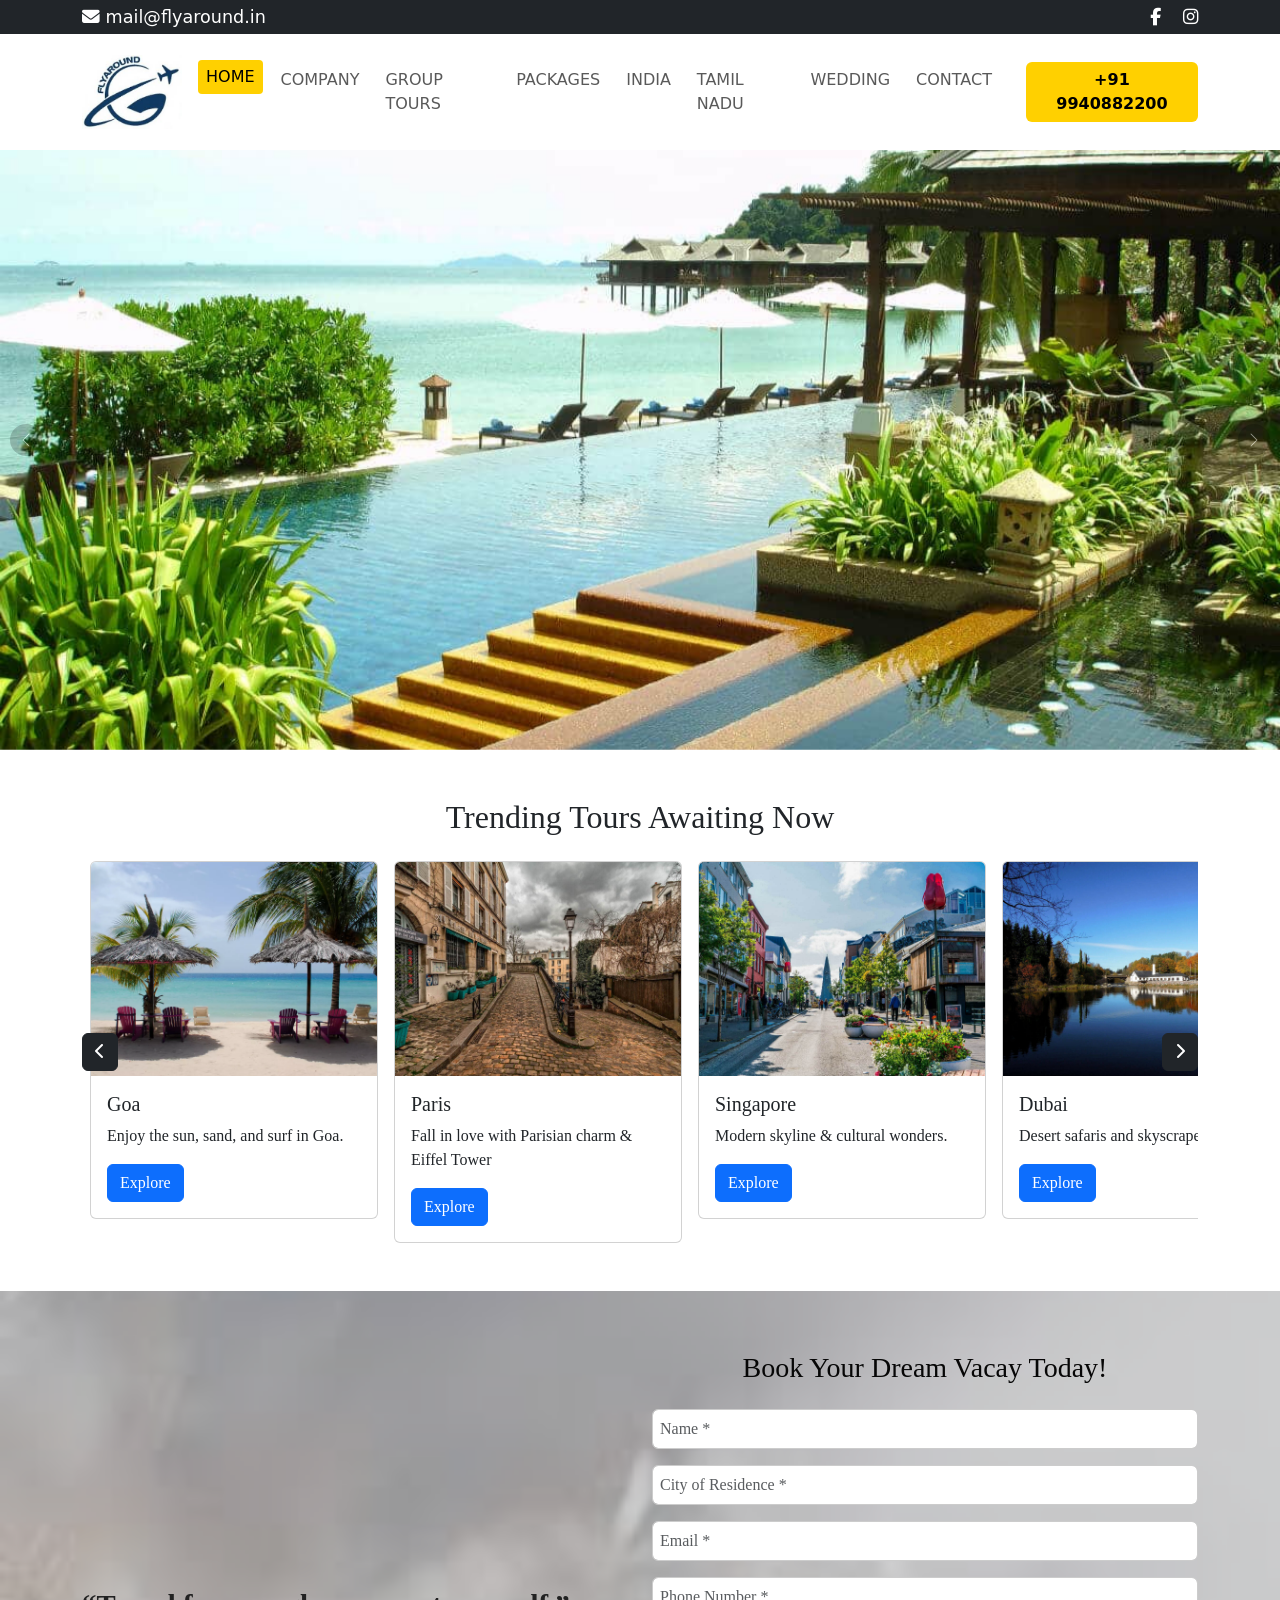
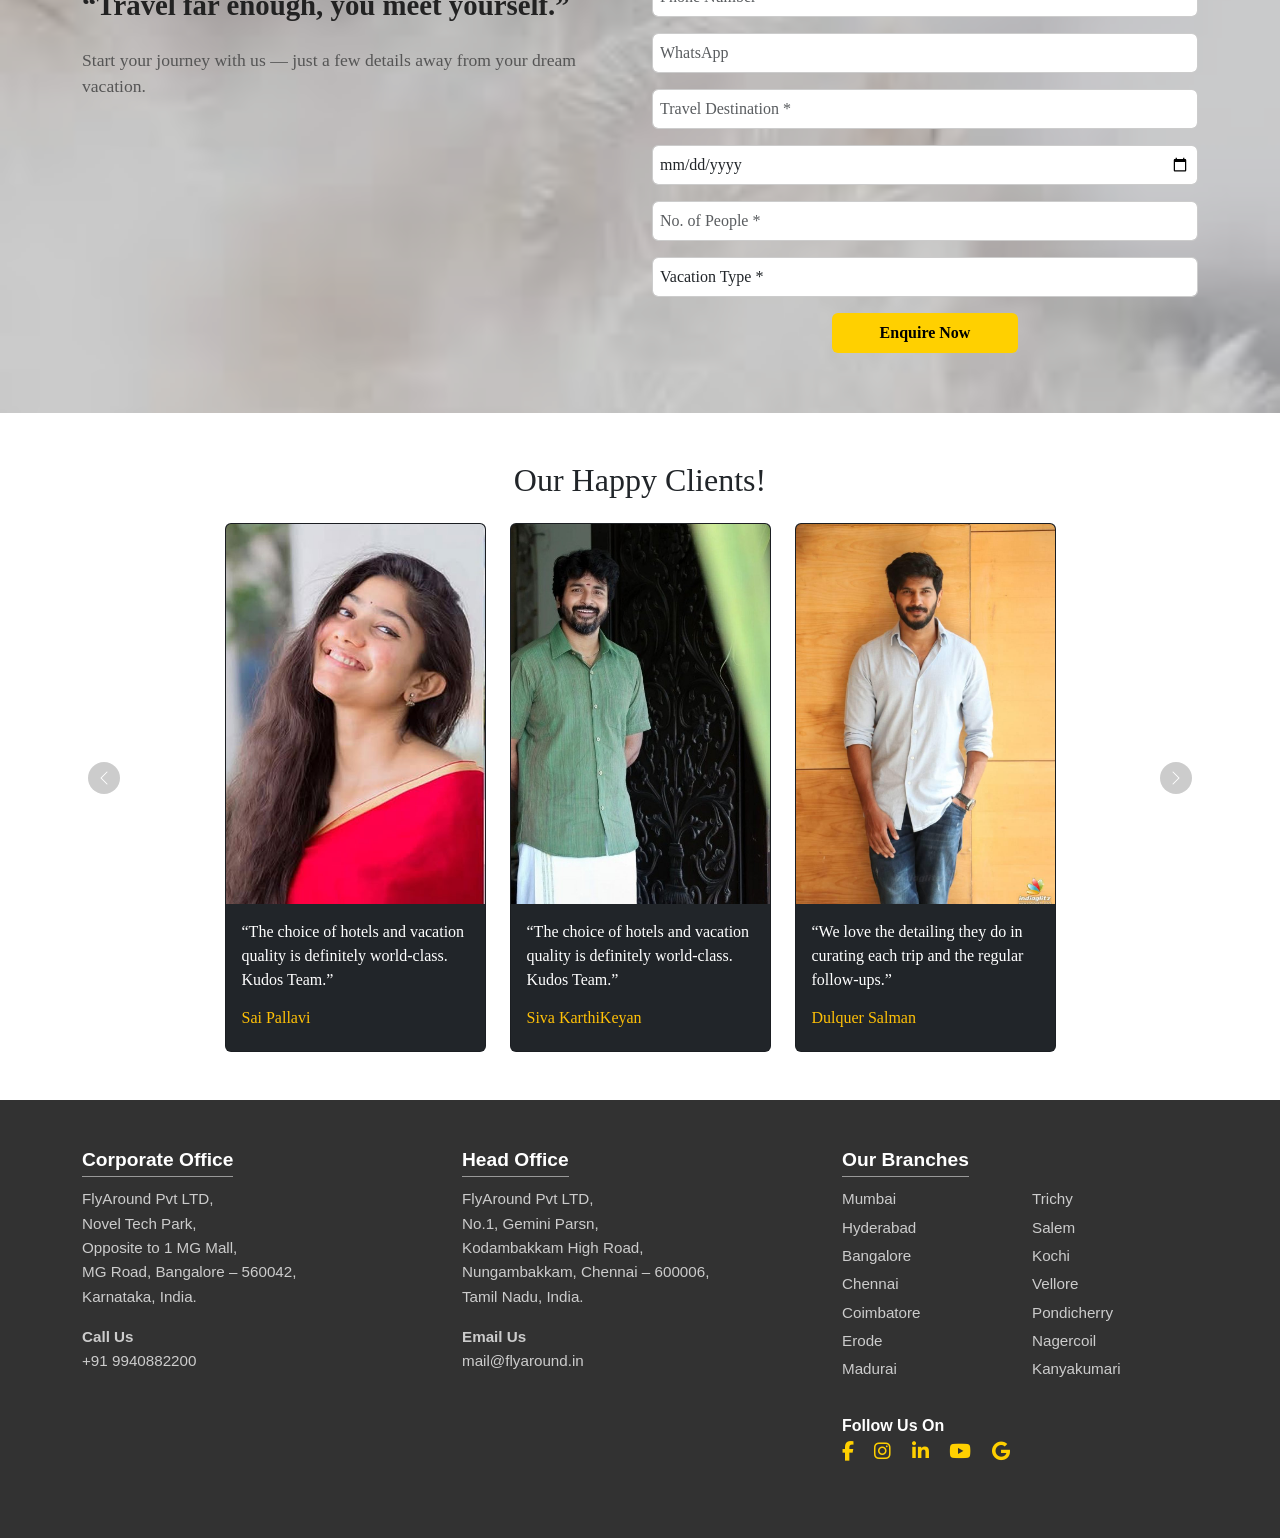
<file: index.html>
<!DOCTYPE html>
<html lang="en">
<head>
  <meta charset="UTF-8">
  <title>Travel | Tourism | Trips</title>
  <meta name="viewport" content="width=device-width, initial-scale=1">

  
  <link href="https://cdn.jsdelivr.net/npm/bootstrap@5.0.2/dist/css/bootstrap.min.css" rel="stylesheet">
  
  <link rel="stylesheet" href="https://cdnjs.cloudflare.com/ajax/libs/font-awesome/6.4.0/css/all.min.css" />
  <link rel="stylesheet" href="style.css">
</head>
<body>

<!-- Top Bar -->
<div class="bg-dark text-white py-1 top-bar">
  <div class="container d-flex justify-content-between align-items-center">
    <div>
      <i class="fas fa-envelope"></i>
      <a href="mailto:mail@gtholidays.in" class="text-white">mail@flyaround.in</a>
    </div>
    <div>
      <a href="https://www.facebook.com/gtholidays.in" class="text-white me-3" target="_blank">
        <i class="fab fa-facebook-f"></i>
      </a>
      <a href="https://www.instagram.com/gtholidays.in/" class="text-white" target="_blank">
        <i class="fab fa-instagram"></i>
      </a>
    </div>
  </div>
</div>

<!-- Navbar -->
<nav class="navbar navbar-expand-lg navbar-light bg-white shadow-sm py-3">
  <div class="container">
    <a class="navbar-brand" href="#">
      <img src="[data-uri]" alt="Logo" width="100">
    </a>

    <button class="navbar-toggler" type="button" data-bs-toggle="collapse" data-bs-target="#navMenu">
      <span class="navbar-toggler-icon"></span>
    </button>

    <div class="collapse navbar-collapse" id="navMenu">
      <ul class="navbar-nav ms-auto mb-2 mb-lg-0 me-3">
        <li class="nav-item">
          <a class="nav-link active" href="#">HOME</a>
        </li>

        <li class="nav-item dropdown">
          <a class="nav-link" href="#">COMPANY</a>
          <ul class="dropdown-menu">
            <li><a class="dropdown-item" href="about.html">About Us</a></li>
            <li><a class="dropdown-item" href="#">Leadership</a></li>
            <li><a class="dropdown-item" href="#">Careers</a></li>
          </ul>
        </li>

        <li class="nav-item dropdown">
          <a class="nav-link" href="#">GROUP TOURS</a>
          <ul class="dropdown-menu">
            <li><a class="dropdown-item" href="#">India Group Tours</a></li>
            <li><a class="dropdown-item" href="#">International Group Tours</a></li>
          </ul>
        </li>

        <li class="nav-item dropdown">
          <a class="nav-link" href="#">PACKAGES</a>
          <ul class="dropdown-menu">
            <li><a class="dropdown-item" href="packages.html">All Packages</a><li></li>
            <li><a class="dropdown-item" href="#">Austria</a><li>
            <li><a class="dropdown-item" href="#">Belgium</a></li>
            <li><a class="dropdown-item" href="#">Bulgaria</a></li>
            <li><a class="dropdown-item" href="#">France</a></li>
            <li><a class="dropdown-item" href="#">Germany</a></li>
            <li><a class="dropdown-item" href="#">Greece</a></li>
            <li><a class="dropdown-item" href="#">Greenland</a></li>
            <li><a class="dropdown-item" href="#">Iceland</a></li>
            <li><a class="dropdown-item" href="#">Ireland</a></li>
            <li><a class="dropdown-item" href="#">Italy</a></li>
            <li><a class="dropdown-item" href="#">London</a></li>
            <li><a class="dropdown-item" href="#">Netherlands</a></li>
          </ul>
        </li>

        <li class="nav-item dropdown">
          <a class="nav-link" href="#">INDIA</a>
          <ul class="dropdown-menu">
            <li><a class="dropdown-item" href="#">Delhi</a></li>
            <li><a class="dropdown-item" href="#">Jaipur</a></li>
            <li><a class="dropdown-item" href="#">Kerala</a></li>
            <li><a class="dropdown-item" href="#">Rajasthan</a></li>
            <li><a class="dropdown-item" href="#">Mysore</a></li>
            <li><a class="dropdown-item" href="#">Kedarnath</a></li>
            <li><a class="dropdown-item" href="#">Tamilnadu</a></li>
            <li><a class="dropdown-item" href="#">Mizoram</a></li>
          </ul>
        </li>

        <li class="nav-item dropdown">
          <a class="nav-link" href="#">TAMIL NADU</a>
          <ul class="dropdown-menu">
            <li><a class="dropdown-item" href="#">Chennai</a></li>
            <li><a class="dropdown-item" href="#">Madurai</a></li>
            <li><a class="dropdown-item" href="#">Kanyakumari</a></li>
            <li><a class="dropdown-item" href="#">Coimbatore</a></li>
            <li><a class="dropdown-item" href="#">Tiruchirappalli</a></li>
            <li><a class="dropdown-item" href="#">Salem</a></li>
            <li><a class="dropdown-item" href="#">Erode</a></li>
            <li><a class="dropdown-item" href="#">Thoothukudi</a></li>
            <li><a class="dropdown-item" href="#">Thanjavur</a></li>
            <li><a class="dropdown-item" href="#">Dindigul</a></li>
            <li><a class="dropdown-item" href="#">Tirunelveli</a></li>

          </ul>
        </li>

        <li class="nav-item dropdown">
          <a class="nav-link" href="#">WEDDING</a>
          <ul class="dropdown-menu">
            <li><a class="dropdown-item" href="#">Destination Wedding</a></li>
            <li><a class="dropdown-item" href="#">Beach Wedding</a></li>
            <li><a class="dropdown-item" href="#">Traditional</a></li>
          </ul>
        </li>

        
        <li class="nav-item">
          <a class="nav-link" data-bs-toggle="offcanvas" href="#offcanvasContact" role="button" aria-controls="offcanvasContact">
            CONTACT
          </a>
        </li>
      </ul>

      <a href="tel:+919940882200" class="btn btn-warning fw-bold">
        +91 9940882200
      </a>
    </div>
  </div>
</nav>
<div id="carouselExampleControls" class="carousel slide custom-carousel" data-bs-ride="carousel">
  <div class="carousel-inner">
    <div class="carousel-item active">
      <img src="img1.jpeg" class="d-block w-100" alt="Slide 1">
    </div>
    <div class="carousel-item">
      <img src="img2.jpg" class="d-block w-100" alt="Slide 2">
    </div>
    <div class="carousel-item">
      <img src="img3.jpeg" class="d-block w-100" alt="Slide 3">
    </div>
    <div class="carousel-item">
      <img src="img4.jpeg" class="d-block w-100" alt="Slide 3">
    </div>
  </div>
</div>
  <button class="carousel-control-prev" type="button" data-bs-target="#carouselExampleControls" data-bs-slide="prev">
    <span class="carousel-control-prev-icon" aria-hidden="true"></span>
    <span class="visually-hidden">Previous</span>
  </button>
  <button class="carousel-control-next" type="button" data-bs-target="#carouselExampleControls" data-bs-slide="next">
    <span class="carousel-control-next-icon" aria-hidden="true"></span>
    <span class="visually-hidden">Next</span>
  </button>
</div>

<div class="offcanvas offcanvas-end" tabindex="-1" id="offcanvasContact" aria-labelledby="offcanvasContactLabel">
  <div class="offcanvas-header">
    <h5 id="offcanvasContactLabel">Contact Information</h5>
    <button type="button" class="btn-close text-reset" data-bs-dismiss="offcanvas" aria-label="Close"></button>
  </div>
  <div class="offcanvas-body">
    <p><strong>Phone:</strong> +91 9940882200</p>
    <p><strong>Email:</strong> <a href="mailto:mail@gtholidays.in">mail@flyaround.in</a></p>
    <p><strong>Address:</strong> 123, FlyAround Street, Chennai, Tamil Nadu, India</p>
    <p><strong>Instagram:</strong> <a href="https://www.instagram.com/gtholidays.in/" target="_blank">@flyAround.in</a></p>
    <p><strong>Facebook:</strong> <a href="https://www.facebook.com/gtholidays.in" target="_blank">FlyAround FB</a></p>
  </div>
</div>

<!-- Trending Tours Section -->
<div class="container my-5">
  <h2 class="text-center mb-4" style="font-family: georgia,serif;">Trending Tours Awaiting Now</h2>

  <div class="position-relative">
    

    
    <div id="cardScroll" class="d-flex overflow-hidden" style="scroll-behavior: smooth;">
      
      <div class="card mx-2" style="min-width: 18rem;">
        <img src="goa.webp" class="card-img-top" alt="Goa Beach">
        <div class="card-body">
          <h5 class="card-title">Goa</h5>
          <p class="card-text">Enjoy the sun, sand, and surf in Goa.</p>
          <a href="#" class="btn btn-primary">Explore</a>
        </div>
      </div>

      <div class="card mx-2" style="min-width: 18rem;">
        <img src="paris.jpeg" class="card-img-top" alt="Paris">
        <div class="card-body">
          <h5 class="card-title">Paris</h5>
          <p class="card-text">Fall in love with Parisian charm & Eiffel Tower</p>
          <a href="#" class="btn btn-primary">Explore</a>
        </div>
      </div>

      <div class="card mx-2" style="min-width: 18rem;">
        <img src="singapore.jpeg" class="card-img-top" alt="Singapore">
        <div class="card-body">
          <h5 class="card-title">Singapore</h5>
          <p class="card-text">Modern skyline & cultural wonders.</p>
          <a href="#" class="btn btn-primary">Explore</a>
        </div>
      </div>

      <div class="card mx-2" style="min-width: 18rem;">
        <img src="Dubai.jpeg" class="card-img-top" alt="Dubai">
        <div class="card-body">
          <h5 class="card-title">Dubai</h5>
          <p class="card-text">Desert safaris and skyscrapers.</p>
          <a href="#" class="btn btn-primary">Explore</a>
        </div>
      </div>

      <div class="card mx-2" style="min-width: 18rem;">
        <img src="Kashmir.jpeg" class="card-img-top" alt="Kashmir">
        <div class="card-body">
          <h5 class="card-title">Kashmir</h5>
          <p class="card-text">Snowy peaks and serene lakes.</p>
          <a href="#" class="btn btn-primary">Explore</a>
        </div>
      </div>

      <div class="card mx-2" style="min-width: 18rem;">
        <img src="jaipur.jpeg" class="card-img-top" alt="Jaipur">
        <div class="card-body">
          <h5 class="card-title">Jaipur</h5>
          <p class="card-text">Pink city with Forts, palaces, and heritage.</p>
          <a href="#" class="btn btn-primary">Explore</a>
        </div>
      </div>
    </div>
   
    <button class="btn btn-dark position-absolute top-50 start-0 translate-middle-y z-1" onclick="scrollCards(-1)">
      <i class="fas fa-chevron-left"></i>
    </button>
 
    <button class="btn btn-dark position-absolute top-50 end-0 translate-middle-y z-1" onclick="scrollCards(1)">
      <i class="fas fa-chevron-right"></i>
    </button>
  </div>
</div>

      

   
<section class="enquiry-section mt-5">
  <div class="container">
    <div class="row align-items-center">
      <!-- Left Column - Quote -->
      <div class="col-md-6 text-center text-md-start">
        <h2 class="mb-4">“Travel far enough, you meet yourself.”</h2>
        <p class="lead">Start your journey with us — just a few details away from your dream vacation.</p>
      </div>

      <!-- Right Column - Form -->
      <div class="col-md-6">
        <h3 class="text-center mb-4">Book Your Dream Vacay Today!</h3>
        <form>
          <div class="mb-3">
            <input type="text" class="form-control" placeholder="Name *" required>
          </div>
          <div class="mb-3">
            <input type="text" class="form-control" placeholder="City of Residence *" required>
          </div>
          <div class="mb-3">
            <input type="email" class="form-control" placeholder="Email *" required>
          </div>
          <div class="mb-3">
            <input type="tel" class="form-control" placeholder="Phone Number *" required>
          </div>
          <div class="mb-3">
            <input type="tel" class="form-control" placeholder="WhatsApp">
          </div>
          <div class="mb-3">
            <input type="text" class="form-control" placeholder="Travel Destination *" required>
          </div>
          <div class="mb-3">
            <input type="date" class="form-control" placeholder="Date of Travel *" required>
          </div>
          <div class="mb-3">
            <input type="number" class="form-control" placeholder="No. of People *" required>
          </div>
          <div class="mb-3">
  <select class="form-control" required>
    <option value="" disabled selected>Vacation Type *</option>
    <option value="Holiday Trip">Holiday Trip</option>
    <option value="Family Trip">Family Trip</option>
    <option value="Friends Trip">Friends Trip</option>
  </select>
</div>
          <div class="text-center">
            <button type="submit" class="btn btn-warning px-5 py-2">Enquire Now</button>
          </div>
        </form>
      </div>
    </div>
  </div>
</section>
<div class="container my-5">
  <h2 class="text-center mb-4" style="font-family: georgia,serif;">Our Happy Clients! </h2>

  <div id="happyClientsCarousel" class="carousel slide" data-bs-ride="carousel" data-bs-interval="2000">

    <div class="carousel-inner">

      <!-- Slide 1 -->
      <div class="carousel-item active">
        <div class="row justify-content-center">
          <div class="col-md-3">
            <div class="card text-white bg-dark client-fixed-card">
  <img src="client1.jpeg" class="card-img-top" alt="Client 1">
  <div class="card-body">
    <p class="card-text">“The choice of hotels and vacation quality is definitely world-class. Kudos Team.”</p>
    <h6 class="card-title text-warning">Sai Pallavi</h6>
  </div>
</div>
          </div>
           <div class="col-md-3">
            <div class="card text-white bg-dark client-fixed-card">
  <img src="client5.jpeg" class="card-img-top" alt="Client 1">
  <div class="card-body">
    <p class="card-text">“The choice of hotels and vacation quality is definitely world-class. Kudos Team.”</p>
    <h6 class="card-title text-warning">Siva KarthiKeyan</h6>
  </div>
</div>
          </div>
          <div class="col-md-3">
            <div class="card text-white bg-dark client-fixed-card">
              <img src="client2.jpeg" class="card-img-top" alt="Client 2">
              <div class="card-body">
                <p class="card-text">“We love the detailing they do in curating each trip and the regular follow-ups.”</p>
                <h6 class="card-title text-warning">Dulquer Salman</h6>
              </div>
            </div>
          </div>
        </div>
      </div>

      <!-- Slide 2 -->
      <div class="carousel-item">
        <div class="row justify-content-center">
          <div class="col-md-3">
            <div class="card text-white bg-dark client-fixed-card">
              <img src="client3.jpeg" class="card-img-top" alt="Client 3">
              <div class="card-body">
                <p class="card-text">“Our trip to Spain was one of the best ever. Handled with style by Team GT.”</p>
                <h6 class="card-title text-warning">Suriya & Jo</h6>
              </div>
            </div>
          </div>
           <div class="col-md-3">
            <div class="card text-white bg-dark client-fixed-card">
              <img src="client6.jpeg" class="card-img-top" alt="Client 3">
              <div class="card-body">
                <p class="card-text">“Our trip to Spain was one of the best ever. Handled with style by Team GT.”</p>
                <h6 class="card-title text-warning">Suriya & Jo</h6>
              </div>
            </div>
          </div>
          <div class="col-md-3">
            <div class="card text-white bg-dark client-fixed-card">
              <img src="client4.jpeg" class="card-img-top" alt="Client 4">
              <div class="card-body">
                <p class="card-text">“Their creativity is one of the most unique qualities that can't be replaced.”</p>
                <h6 class="card-title text-warning">Nazriya</h6>
              </div>
            </div>
          </div>
        </div>
      </div>

    </div>

    
    <button class="carousel-control-prev" type="button" data-bs-target="#happyClientsCarousel" data-bs-slide="prev">
      <span class="carousel-control-prev-icon"></span>
    </button>
    <button class="carousel-control-next" type="button" data-bs-target="#happyClientsCarousel" data-bs-slide="next">
      <span class="carousel-control-next-icon"></span>
    </button>
  </div>
</div>



<script>
  const scrollContainer = document.getElementById('cardScroll');
  const scrollAmount = scrollContainer.querySelector('.card').offsetWidth + 16;

  
  function duplicateCards() {
    const cards = [...scrollContainer.children];
    cards.forEach(card => {
      const clone = card.cloneNode(true);
      scrollContainer.appendChild(clone);
    });
  }

  duplicateCards();

  let scrollPos = 0;
  function autoScroll() {
    scrollPos += scrollAmount;
    if (scrollPos >= scrollContainer.scrollWidth / 2) {
      scrollPos = 0;
      scrollContainer.scrollLeft = 0;
    }
    scrollContainer.scrollTo({
      left: scrollPos,
      behavior: 'smooth'
    });
  }

  setInterval(autoScroll, 2500); // Change scroll speed here

  
  function scrollCards(direction) {
    scrollPos += direction * scrollAmount;
    scrollContainer.scrollTo({
      left: scrollPos,
      behavior: 'smooth'
    });
  }
</script>




<script src="https://cdn.jsdelivr.net/npm/bootstrap@5.0.2/dist/js/bootstrap.bundle.min.js"></script>
<footer class="custom-footer mt-5 text-white">
  <div class="footer-top py-5">
    <div class="container">
      <div class="row">
        <div class="col-md-4 mb-4">
          <h5 class="footer-title">Corporate Office</h5>
          <p>FlyAround Pvt LTD,<br>
            Novel Tech Park,<br>
            Opposite to 1 MG Mall,<br>
            MG Road, Bangalore – 560042,<br>
            Karnataka, India.
          </p>
          <p class="footer-contact"><strong>Call Us</strong><br>+91 9940882200</p>
        </div>
        <div class="col-md-4 mb-4">
          <h5 class="footer-title">Head Office</h5>
          <p>FlyAround Pvt LTD,<br>
            No.1, Gemini Parsn,<br>
            Kodambakkam High Road,<br>
            Nungambakkam, Chennai – 600006,<br>
            Tamil Nadu, India.
          </p>
          <p class="footer-contact"><strong>Email Us</strong><br>mail@flyaround.in</p>
        </div>
        <div class="col-md-4 mb-4">
          <h5 class="footer-title">Our Branches</h5>
          <div class="row">
            <div class="col-6">
              <ul class="footer-branches">
                <li>Mumbai</li>
                <li>Hyderabad</li>
                <li>Bangalore</li>
                <li>Chennai</li>
                <li>Coimbatore</li>
                <li>Erode</li>
                <li>Madurai</li>
              </ul>
            </div>
            <div class="col-6">
              <ul class="footer-branches">
                <li>Trichy</li>
                <li>Salem</li>
                <li>Kochi</li>
                <li>Vellore</li>
                <li>Pondicherry</li>
                <li>Nagercoil</li>
                <li>Kanyakumari</li>
              </ul>
            </div>
          </div>
          <div class="footer-social mt-3">
            <strong>Follow Us On</strong><br>
            <a href="#"><i class="fab fa-facebook-f me-3"></i></a>
            <a href="#"><i class="fab fa-instagram me-3"></i></a>
            <a href="#"><i class="fab fa-linkedin-in me-3"></i></a>
            <a href="#"><i class="fab fa-youtube me-3"></i></a>
            <a href="#"><i class="fab fa-google me-3"></i></a>
          </div>
        </div>
      </div>
    </div>
  </div>
</footer>

</body>
</html>
</file>
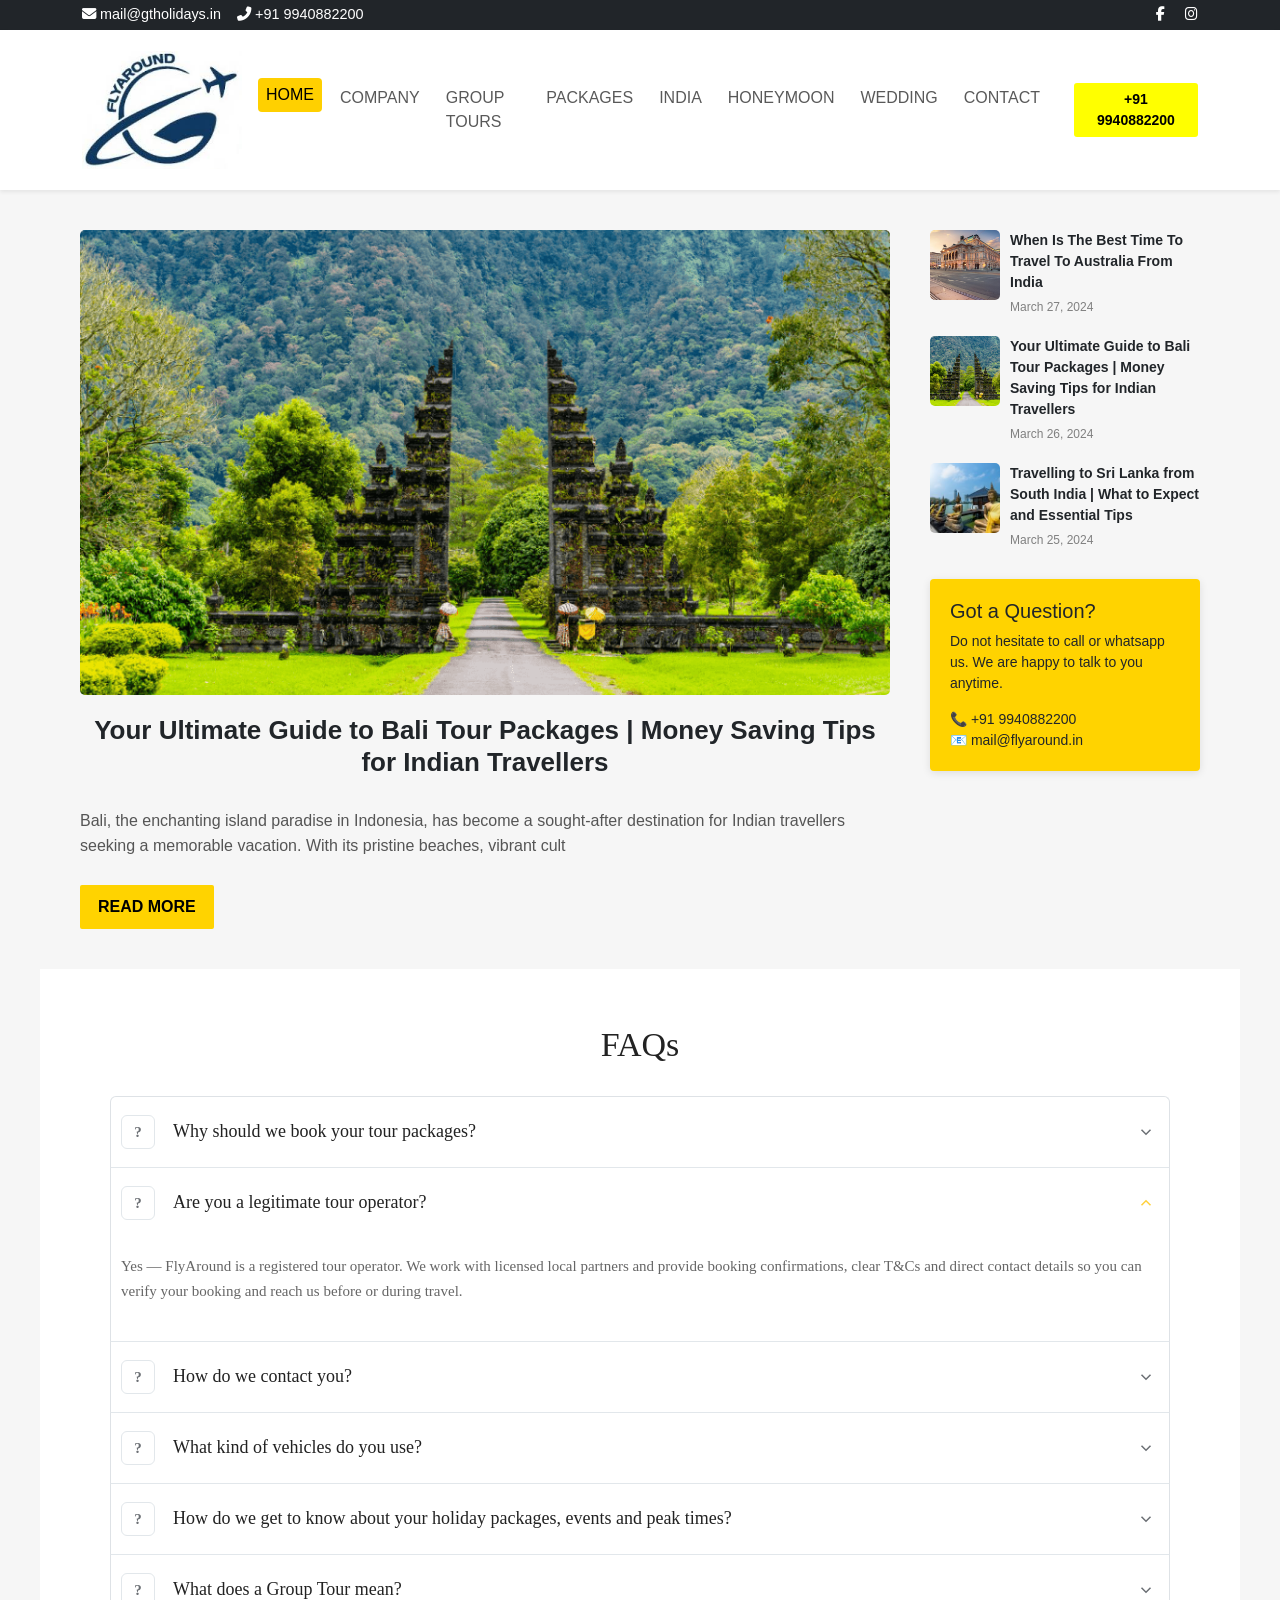
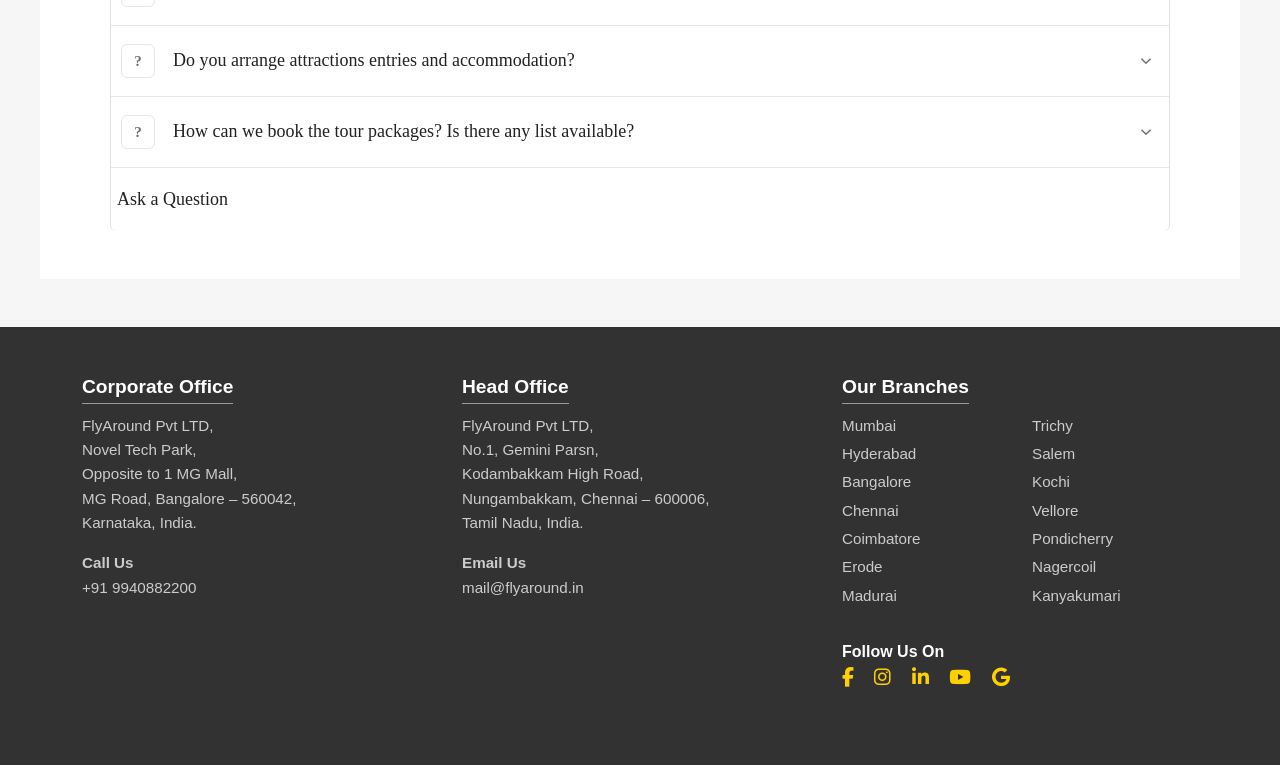
<file: about.html>
<!DOCTYPE html>
<html lang="en">
<head>
  <meta charset="UTF-8" />
  <meta name="viewport" content="width=device-width, initial-scale=1.0"/>
  <title>Popular Packages</title>
  <link href="https://cdn.jsdelivr.net/npm/bootstrap@5.x/dist/css/bootstrap.min.css" rel="stylesheet">
<script src="https://cdn.jsdelivr.net/npm/bootstrap@5.x/dist/js/bootstrap.bundle.min.js"></script>
<link rel="stylesheet" href="https://cdnjs.cloudflare.com/ajax/libs/font-awesome/6.4.0/css/all.min.css" />

    <style>
        body {
            margin: 0;
            padding: 0;
        }
        .top-bar {
            font-size: 0.9rem;
        }
        .top-bar a {
            text-decoration: none;
        }
  
  .nav-link {
    font-weight: 500;
    margin-right: 10px;
  }

  .nav-link.active {
    background-color: #ffd000;
    padding: 5px 10px;
    border-radius: 4px;
  }

  .btn-warning {
    background-color: #ffd000;
    color: #000;
    border: none;
  }

  .btn-warning:hover {
    background-color: #e6b800;
  }


    body {
      font-family: Arial, sans-serif;
      background-color: #f6f6f6;
    }
  
    h2 {
      text-align: center;
      margin-bottom: 30px;
    }

   
    .btn {
      background-color: yellow;
      color: black;
      padding: 6px 12px;
      font-weight: bold;
      display: inline-block;
      border-radius: 3px;
      font-size: 14px;
    }
    .modal-body form .form-control {
  border-radius: 6px;
}
.enquire-btn {
  padding: 15px 40px;
  font-size: 20px;
  font-weight: bold;
  border-radius: 8px;
  background-color: aqua;
}

section {
  display: flex;
  justify-content: center;
  gap: 40px;
  padding: 40px;
  max-width: 1200px;
  margin: auto;
}

section img {
  border-radius: 5px;
}

.sidebar-item {
  display: flex;
  gap: 10px;
  margin-bottom: 20px;
}

.sidebar-item img {
  width: 70px;
  height: 70px;
  object-fit: cover;
}

.sidebar-item p {
  margin: 0;
}

.contact-box {
  background: #FFD300;
  padding: 20px;
  box-shadow: 0 2px 8px rgba(0,0,0,0.1);
  border-radius: 4px;
}

:root{
    --max-width: 1060px;
    --line: #e2e7eb;
    --text: #222;
    --muted: #6b6f74;
    --accent: #ffd13c; 
  }

  .faq-section{
    padding: 48px 20px;
    background: white;
    font-family: Georgia, "Times New Roman", serif;
  }

  .faq-container{
    max-width: var(--max-width);
    margin: 0 auto;
  }

  .faq-title{
    font-size: 34px;
    margin: 8px 0 30px;
    font-weight: 500;
    color: var(--text);
  }

  .accordion{
    width: 100%;
  }

  .accordion-item{
    border-bottom: 1px solid var(--line);
  }

  
  .accordion-item.ask-question {
    border-bottom: none;
    padding: 18px 0;
  }

  .ask-link{
    display: inline-block;
    color: var(--text);
    text-decoration: none;
    padding-left: 6px;
    font-size: 18px;
  }

  .accordion-header{
    display: flex;
    align-items: center;
    width: 100%;
    padding: 18px 10px;
    gap: 18px;
    background: transparent;
    border: none;
    cursor: pointer;
    text-align: left;
    outline: none;
    -webkit-tap-highlight-color: transparent;
  }

  .faq-icon{
    display: inline-grid;
    place-items: center;
    width: 34px;
    height: 34px;
    border: 1px solid var(--line);
    border-radius: 6px;
    color: var(--muted);
    font-weight: bold;
    font-size: 15px;
    flex: 0 0 34px;
    background: #fff;
  }

  .faq-q{
    flex: 1;
    font-size: 18px;
    color: var(--text);
  }

  .chev{
    flex: 0 0 26px;
    display:flex;
    align-items:center;
    justify-content:center;
    color: var(--muted);
    transition: transform .25s ease, color .25s ease;
  }

 
  .accordion-panel{
    overflow: hidden;
    max-height: 0;
    transition: max-height .35s ease, padding .35s ease;
    padding: 0 10px;
    background: #fff;
  }

  .accordion-panel p{
    margin: 16px 0 36px;
    color: #666;
    line-height: 1.7;
    font-size: 15px;
  }


  .accordion-header[aria-expanded="true"] .chev{
    transform: rotate(180deg);
    color: var(--accent);
  }

  .accordion-header[aria-expanded="true"] .faq-q{
    color: var(--text);
  }

  
  .accordion-header:hover .faq-q { color: #111; }
  .accordion-header:focus { background: #fafafa; }

  /* Responsive */
  @media (max-width:860px){
    .faq-title{ font-size: 28px; }
    .faq-q{ font-size: 16px; }
  }

.custom-footer {
 
  background-color: #323232;
  font-family: 'Segoe UI', sans-serif;
}

.footer-title {
  font-size: 1.2rem;
  font-weight: 600;
  border-bottom: 1px solid #999;
  display: inline-block;
  padding-bottom: 5px;
  margin-bottom: 10px;
}

.custom-footer p,
.custom-footer li {
  font-size: 0.95rem;
  line-height: 1.6;
  margin-bottom: 0.4rem;
  color: #ccc;
}

.footer-contact {
  margin-top: 1rem;
  font-weight: 500;
  color: #fff;
}

.footer-branches {
  list-style: none;
  padding-left: 0;
}

.footer-branches li {
  margin-bottom: 4px;
}

.footer-social a {
  color: #ffd000;
  font-size: 1.2rem;
  text-decoration: none;
  transition: color 0.3s ease;
}

.footer-social a:hover {
  color: #ffffff;
}
  </style>
</head>
<body>
  

<div class="bg-dark text-white py-1 top-bar">
    <div class="container d-flex justify-content-between align-items-center">
       
        <div>
            <i class="fas fa-envelope"></i> 
            <a href="mailto:mail@gtholidays.in" class="text-white">mail@gtholidays.in</a>
            &nbsp;&nbsp;
            <i class="fas fa-phone-alt"></i> +91 9940882200
        </div>

        
        <div>
            <a href="https://www.facebook.com/gtholidays.in" class="text-white me-3" target="_blank">
                <i class="fab fa-facebook-f"></i>
            </a>
            <a href="https://www.instagram.com/gtholidays.in/" class="text-white" target="_blank">
                <i class="fab fa-instagram"></i>
            </a>
        </div>
    </div>
</div>

<nav class="navbar navbar-expand-lg navbar-light bg-white shadow-sm py-3">
  <div class="container">

    
    <a class="navbar-brand" href="#">
      <img src="logo.jpeg" alt="GT Holidays Logo" width="160">
    </a>

    
    <button class="navbar-toggler" type="button" data-bs-toggle="collapse" data-bs-target="#navMenu">
      <span class="navbar-toggler-icon"></span>
    </button>

    
    <div class="collapse navbar-collapse" id="navMenu">
      <ul class="navbar-nav ms-auto mb-2 mb-lg-0 me-3">
        <li class="nav-item">
          <a class="nav-link active" href="index.html">HOME</a>
        </li>
        <li class="nav-item">
          <a class="nav-link" href="#">COMPANY</a>
        </li>
        <li class="nav-item">
          <a class="nav-link" href="#">GROUP TOURS</a>
        </li>
        <li class="nav-item">
          <a class="nav-link" href="packages.html">PACKAGES</a>
        </li>
        <li class="nav-item">
          <a class="nav-link" href="#">INDIA</a>
        </li>
        <li class="nav-item">
          <a class="nav-link" href="#">HONEYMOON</a>
        </li>
        <li class="nav-item">
          <a class="nav-link" href="#">WEDDING</a>
        </li>
        <li class="nav-item">
          <a class="nav-link" href="#footer">CONTACT</a>
        </li>
      </ul>

      
      <a href="tel:+919940882200" class="btn btn-warning fw-bold">
        +91 9940882200
      </a>
    </div>
  </div>
</nav>
<section style="display: flex; justify-content: center; gap: 40px; padding: 40px; max-width: 1200px; margin: auto;">
  
  <!-- Left Main Content -->
  <div style="flex: 3;">
    <img src="bali.png" alt="Bali Tour" style="width: 100%; border-radius: 5px;">

    <h2 style="font-size: 26px; font-weight: bold; margin-top: 20px;">
      Your Ultimate Guide to Bali Tour Packages | Money Saving Tips for Indian Travellers
    </h2>

    <p style="color: #555; font-size: 16px; line-height: 1.6;">
      Bali, the enchanting island paradise in Indonesia, has become a sought-after destination for Indian travellers seeking a memorable vacation. 
      With its pristine beaches, vibrant cult
    </p>

    <a href="#" style="display: inline-block; background: #FFD300; padding: 10px 18px; font-weight: bold; text-decoration: none; color: black; margin-top: 10px; border-radius: 2px;">
      READ MORE
    </a>
  </div>

 
  <div style="flex: 1;">
    <div style="margin-bottom: 30px;">
      <div style="display: flex; gap: 10px; margin-bottom: 20px;">
        <img src="australia.jpeg" alt="Australia" style="width: 70px; height: 70px; object-fit: cover;">
        <div>
          <p style="font-weight: bold; font-size: 14px; margin: 0;">
            When Is The Best Time To Travel To Australia From India
          </p>
          <p style="font-size: 12px; color: gray; margin: 5px 0 0;">March 27, 2024</p>
        </div>
      </div>

      <div style="display: flex; gap: 10px; margin-bottom: 20px;">
        <img src="bali.png" alt="Bali" style="width: 70px; height: 70px; object-fit: cover;">
        <div>
          <p style="font-weight: bold; font-size: 14px; margin: 0;">
            Your Ultimate Guide to Bali Tour Packages | Money Saving Tips for Indian Travellers
          </p>
          <p style="font-size: 12px; color: gray; margin: 5px 0 0;">March 26, 2024</p>
        </div>
      </div>

      <div style="display: flex; gap: 10px;">
        <img src="srilanka.jpeg" alt="Sri Lanka" style="width: 70px; height: 70px; object-fit: cover;">
        <div>
          <p style="font-weight: bold; font-size: 14px; margin: 0;">
            Travelling to Sri Lanka from South India | What to Expect and Essential Tips
          </p>
          <p style="font-size: 12px; color: gray; margin: 5px 0 0;">March 25, 2024</p>
        </div>
      </div>
    </div>

   
    <div style="background: #FFD300; padding: 20px; box-shadow: 0 2px 8px rgba(0,0,0,0.1); border-radius: 4px;">
      <h3 style="margin-top: 0; font-size: 20px;">Got a Question?</h3>
      <p style="font-size: 14px; margin-bottom: 15px;">
        Do not hesitate to call or whatsapp us. We are happy to talk to you anytime.
      </p>
      <p style="margin: 0; font-size: 14px;">📞 +91 9940882200</p>
      <p style="margin: 0; font-size: 14px;">📧 mail@flyaround.in</p>
    </div>
  </div>

</section>

<section class="faq-section" aria-label="Frequently asked questions">
  <div class="faq-container">
    <h2 class="faq-title">FAQs</h2>

    <div class="accordion" id="faqAccordion">
      <!-- Item 1 -->
      <div class="accordion-item">
        <button class="accordion-header" aria-expanded="false">
          <span class="faq-icon" aria-hidden="true">?</span>
          <span class="faq-q">Why should we book your tour packages?</span>
          <span class="chev" aria-hidden="true">
           
            <svg viewBox="0 0 24 24" width="18" height="18" fill="none" stroke="currentColor" stroke-width="2">
              <path d="M6 9l6 6 6-6"></path>
            </svg>
          </span>
        </button>
        <div class="accordion-panel">
          <p>
            FlyAround creates thoughtfully curated itineraries with vetted hotels, vetted local operators and 24/7 support. Our advantage is personalised service — we customise trips to your budget and interests, negotiate the best rates and help with visas, transfers and local guidance so you get a worry-free holiday.
          </p>
        </div>
      </div>

     
      <div class="accordion-item">
        <button class="accordion-header" aria-expanded="true">
          <span class="faq-icon" aria-hidden="true">?</span>
          <span class="faq-q">Are you a legitimate tour operator?</span>
          <span class="chev" aria-hidden="true">
            <svg viewBox="0 0 24 24" width="18" height="18" fill="none" stroke="currentColor" stroke-width="2">
              <path d="M6 9l6 6 6-6"></path>
            </svg>
          </span>
        </button>
        <div class="accordion-panel">
          <p>
            Yes — FlyAround is a registered tour operator. We work with licensed local partners and provide booking confirmations, clear T&Cs and direct contact details so you can verify your booking and reach us before or during travel.
          </p>
        </div>
      </div>

      <!-- Item 3 -->
      <div class="accordion-item">
        <button class="accordion-header" aria-expanded="false">
          <span class="faq-icon" aria-hidden="true">?</span>
          <span class="faq-q">How do we contact you?</span>
          <span class="chev" aria-hidden="true">
            <svg viewBox="0 0 24 24" width="18" height="18" fill="none" stroke="currentColor" stroke-width="2">
              <path d="M6 9l6 6 6-6"></path>
            </svg>
          </span>
        </button>
        <div class="accordion-panel">
          <p>
            You can contact FlyAround via phone, WhatsApp, email or the contact form on our site. After booking you also receive a direct contact for your booking manager who is available for pre-trip questions and on-trip support.
          </p>
        </div>
      </div>

      <!-- Item 4 -->
      <div class="accordion-item">
        <button class="accordion-header" aria-expanded="false">
          <span class="faq-icon" aria-hidden="true">?</span>
          <span class="faq-q">What kind of vehicles do you use?</span>
          <span class="chev" aria-hidden="true">
            <svg viewBox="0 0 24 24" width="18" height="18" fill="none" stroke="currentColor" stroke-width="2">
              <path d="M6 9l6 6 6-6"></path>
            </svg>
          </span>
        </button>
        <div class="accordion-panel">
          <p>
            We partner with reputable local transport providers. Depending on the itinerary this may be sedans, SUVs, mini-vans or air-conditioned coaches. Every vehicle is checked for safety and driver professionalism before we include them in a package.
          </p>
        </div>
      </div>

      <!-- Item 5 -->
      <div class="accordion-item">
        <button class="accordion-header" aria-expanded="false">
          <span class="faq-icon" aria-hidden="true">?</span>
          <span class="faq-q">How do we get to know about your holiday packages, events and peak times?</span>
          <span class="chev" aria-hidden="true">
            <svg viewBox="0 0 24 24" width="18" height="18" fill="none" stroke="currentColor" stroke-width="2">
              <path d="M6 9l6 6 6-6"></path>
            </svg>
          </span>
        </button>
        <div class="accordion-panel">
          <p>
            Subscribe to FlyAround’s newsletter and follow us on social media for package releases, seasonal deals and local event alerts. We also highlight peak-season advice on each destination page to help you choose the best travel dates.
          </p>
        </div>
      </div>

      <!-- Item 6 -->
      <div class="accordion-item">
        <button class="accordion-header" aria-expanded="false">
          <span class="faq-icon" aria-hidden="true">?</span>
          <span class="faq-q">What does a Group Tour mean?</span>
          <span class="chev" aria-hidden="true">
            <svg viewBox="0 0 24 24" width="18" height="18" fill="none" stroke="currentColor" stroke-width="2">
              <path d="M6 9l6 6 6-6"></path>
            </svg>
          </span>
        </button>
        <div class="accordion-panel">
          <p>
            A FlyAround Group Tour is a scheduled itinerary for multiple travellers on the same dates, typically with a group leader or local guide. Group tours are budget-friendly and great if you want a structured itinerary and the opportunity to meet other travellers.
          </p>
        </div>
      </div>

      <!-- Item 7 -->
      <div class="accordion-item">
        <button class="accordion-header" aria-expanded="false">
          <span class="faq-icon" aria-hidden="true">?</span>
          <span class="faq-q">Do you arrange attractions entries and accommodation?</span>
          <span class="chev" aria-hidden="true">
            <svg viewBox="0 0 24 24" width="18" height="18" fill="none" stroke="currentColor" stroke-width="2">
              <path d="M6 9l6 6 6-6"></path>
            </svg>
          </span>
        </button>
        <div class="accordion-panel">
          <p>
            Yes. FlyAround handles hotel bookings, transfers, and pre-booked attraction entries where applicable. We can also suggest and add optional excursions to your package.
          </p>
        </div>
      </div>

      <!-- Item 8 -->
      <div class="accordion-item">
        <button class="accordion-header" aria-expanded="false">
          <span class="faq-icon" aria-hidden="true">?</span>
          <span class="faq-q">How can we book the tour packages? Is there any list available?</span>
          <span class="chev" aria-hidden="true">
            <svg viewBox="0 0 24 24" width="18" height="18" fill="none" stroke="currentColor" stroke-width="2">
              <path d="M6 9l6 6 6-6"></path>
            </svg>
          </span>
        </button>
        <div class="accordion-panel">
          <p>
            Browse FlyAround's packages on the packages page, or contact our travel advisors to receive a tailored list based on your dates and interests. We also email seasonal package lists to subscribers.
          </p>
        </div>
      </div>

      <script>
  (function () {
    const accordion = document.getElementById('faqAccordion');
    if (!accordion) return;

    
    const headers = accordion.querySelectorAll('.accordion-header');

    function closePanel(panel){
      panel.style.maxHeight = null;
      panel.previousElementSibling && panel.previousElementSibling.setAttribute('aria-expanded', 'false');
    }
    function openPanel(panel, header){
      panel.style.maxHeight = panel.scrollHeight + 20 + 'px';
      header.setAttribute('aria-expanded', 'true');
    }

  
    headers.forEach(h => {
      const panel = h.nextElementSibling;
      if (!panel) return;
      if (h.getAttribute('aria-expanded') === 'true') {
        
        panel.style.maxHeight = panel.scrollHeight + 20 + 'px';
      } else {
        panel.style.maxHeight = null;
      }

     
      h.addEventListener('click', function (e) {
        const isExpanded = this.getAttribute('aria-expanded') === 'true';
        
        headers.forEach(otherHeader => {
          if (otherHeader === this) return;
          const otherPanel = otherHeader.nextElementSibling;
          if (!otherPanel) return;
          otherHeader.setAttribute('aria-expanded', 'false');
          otherPanel.style.maxHeight = null;
        });

        const panel = this.nextElementSibling;
        if (!panel) return;

        if (isExpanded) {
          this.setAttribute('aria-expanded', 'false');
          panel.style.maxHeight = null;
        } else {
          this.setAttribute('aria-expanded', 'true');
          
          panel.style.maxHeight = panel.scrollHeight + 20 + 'px';
        }
      });
    });

   
    window.addEventListener('resize', () => {
      headers.forEach(h => {
        const panel = h.nextElementSibling;
        if (!panel) return;
        if (h.getAttribute('aria-expanded') === 'true') {
          panel.style.maxHeight = panel.scrollHeight + 20 + 'px';
        }
      });
    });
  })();
</script>

      
      <div class="accordion-item ask-question" id="footer">
        <a class="ask-link" href="mailto:info@flyaround.example?subject=Question%20about%20packages">Ask a Question</a>
      </div>
    </div>
  </div>
</section><script src="https://cdn.jsdelivr.net/npm/bootstrap@5.0.2/dist/js/bootstrap.bundle.min.js"></script>
<footer class="custom-footer mt-5 text-white">
  <div class="footer-top py-5">
    <div class="container">
      <div class="row">
        <div class="col-md-4 mb-4">
          <h5 class="footer-title">Corporate Office</h5>
          <p>FlyAround Pvt LTD,<br>
            Novel Tech Park,<br>
            Opposite to 1 MG Mall,<br>
            MG Road, Bangalore – 560042,<br>
            Karnataka, India.
          </p>
          <p class="footer-contact"><strong>Call Us</strong><br>+91 9940882200</p>
        </div>
        <div class="col-md-4 mb-4">
          <h5 class="footer-title">Head Office</h5>
          <p>FlyAround Pvt LTD,<br>
            No.1, Gemini Parsn,<br>
            Kodambakkam High Road,<br>
            Nungambakkam, Chennai – 600006,<br>
            Tamil Nadu, India.
          </p>
          <p class="footer-contact"><strong>Email Us</strong><br>mail@flyaround.in</p>
        </div>
        <div class="col-md-4 mb-4">
          <h5 class="footer-title">Our Branches</h5>
          <div class="row">
            <div class="col-6">
              <ul class="footer-branches">
                <li>Mumbai</li>
                <li>Hyderabad</li>
                <li>Bangalore</li>
                <li>Chennai</li>
                <li>Coimbatore</li>
                <li>Erode</li>
                <li>Madurai</li>
              </ul>
            </div>
            <div class="col-6">
              <ul class="footer-branches">
                <li>Trichy</li>
                <li>Salem</li>
                <li>Kochi</li>
                <li>Vellore</li>
                <li>Pondicherry</li>
                <li>Nagercoil</li>
                <li>Kanyakumari</li>
              </ul>
            </div>
          </div>
          <div class="footer-social mt-3">
            <strong>Follow Us On</strong><br>
            <a href="#"><i class="fab fa-facebook-f me-3"></i></a>
            <a href="#"><i class="fab fa-instagram me-3"></i></a>
            <a href="#"><i class="fab fa-linkedin-in me-3"></i></a>
            <a href="#"><i class="fab fa-youtube me-3"></i></a>
            <a href="#"><i class="fab fa-google me-3"></i></a>
          </div>
        </div>
      </div>
    </div>
  </div>
</footer>

</body>
</html>
</file>
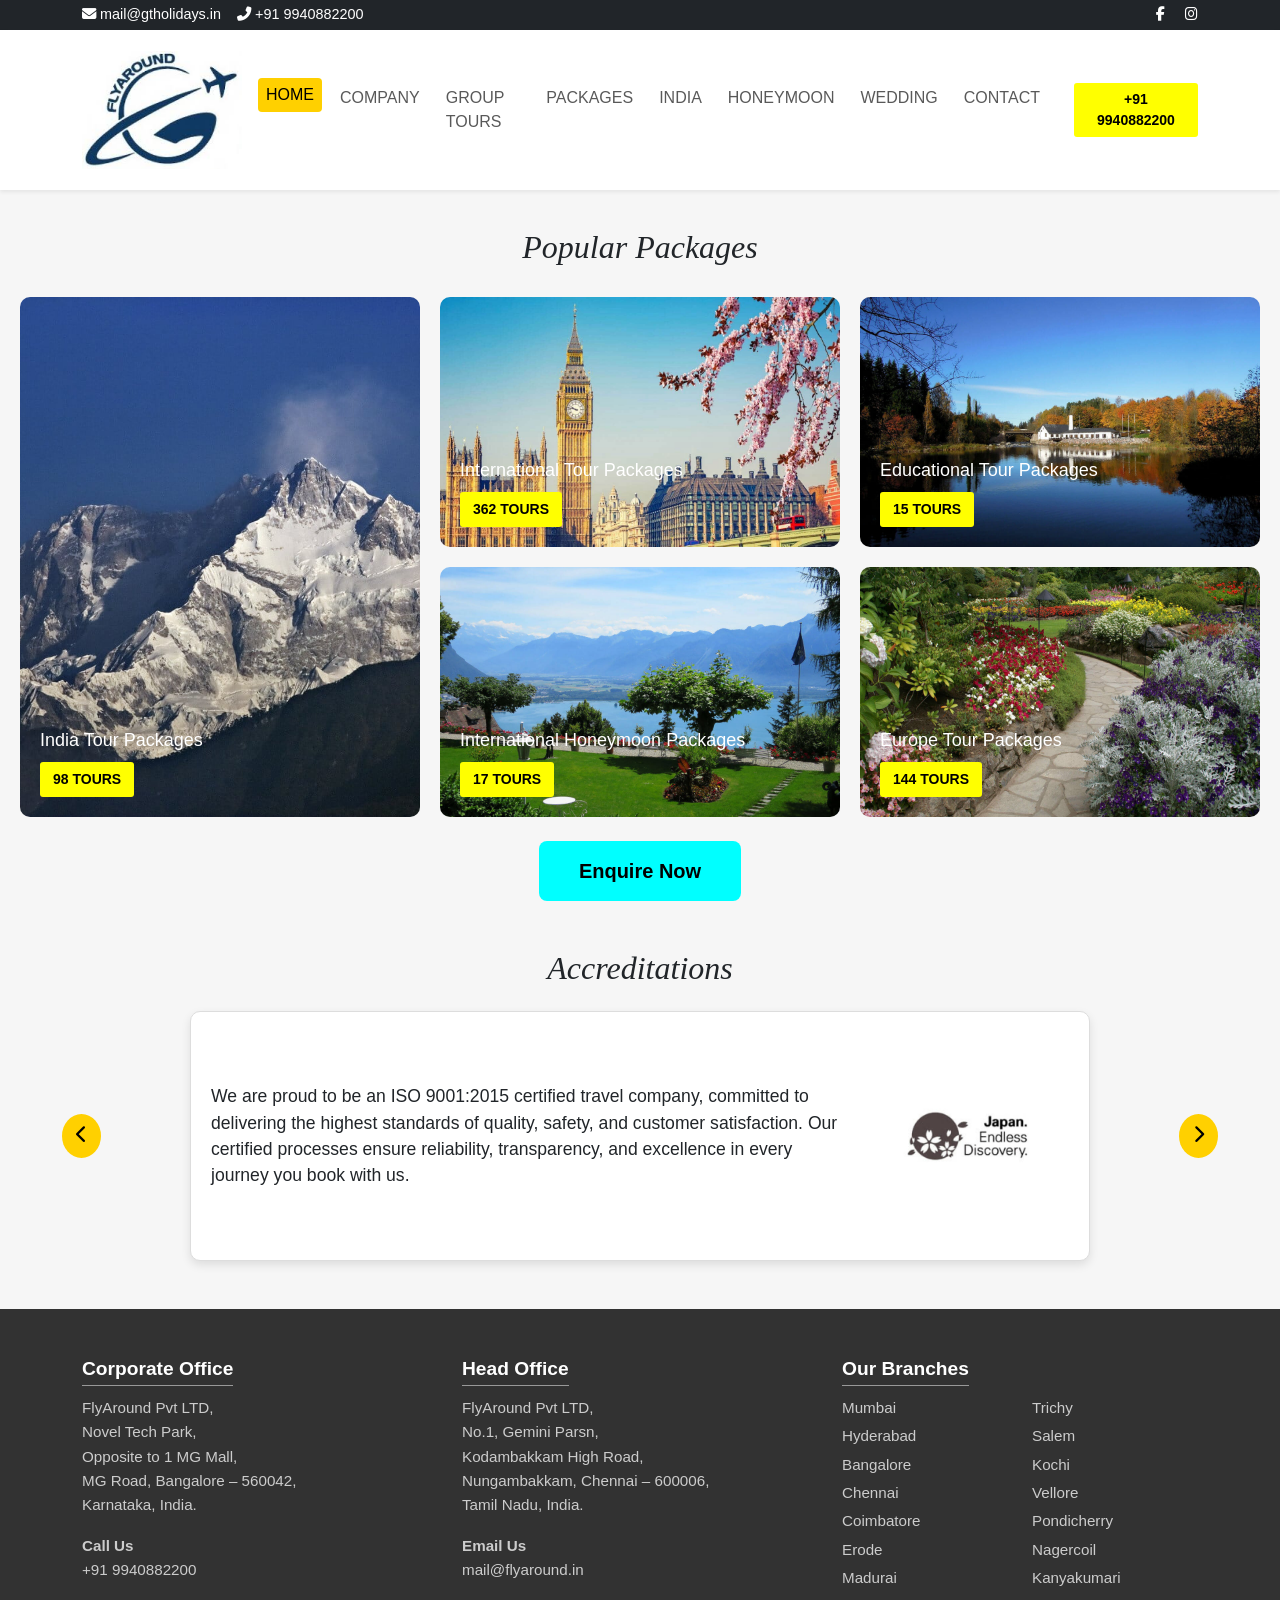
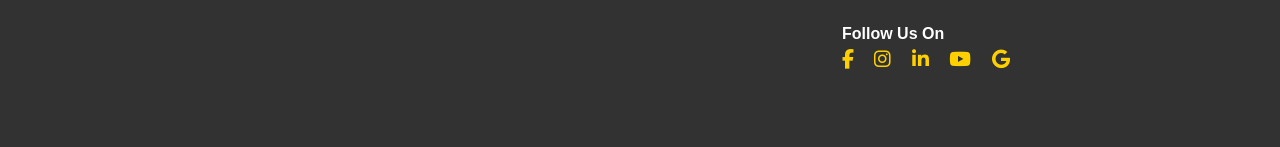
<file: packages.html>
<!DOCTYPE html>
<html lang="en">
<head>
  <meta charset="UTF-8" />
  <meta name="viewport" content="width=device-width, initial-scale=1.0"/>
  <title>Popular Packages</title>
  <link href="https://cdn.jsdelivr.net/npm/bootstrap@5.x/dist/css/bootstrap.min.css" rel="stylesheet">
<script src="https://cdn.jsdelivr.net/npm/bootstrap@5.x/dist/js/bootstrap.bundle.min.js"></script>
<link rel="stylesheet" href="https://cdnjs.cloudflare.com/ajax/libs/font-awesome/6.4.0/css/all.min.css" />

    <style>
        body {
            margin: 0;
            padding: 0;
        }
        .top-bar {
            font-size: 0.9rem;
        }
        .top-bar a {
            text-decoration: none;
        }
  
  .nav-link {
    font-weight: 500;
    margin-right: 10px;
  }

  .nav-link.active {
    background-color: #ffd000;
    padding: 5px 10px;
    border-radius: 4px;
  }

  .btn-warning {
    background-color: #ffd000;
    color: #000;
    border: none;
  }

  .btn-warning:hover {
    background-color: #e6b800;
  }


    body {
      font-family: Arial, sans-serif;
      background-color: #f6f6f6;
    }
  
    h2 {
      text-align: center;
      margin-bottom: 30px;
    }

    .packages-grid {
      margin: 20px;
      display: grid;
      grid-template-columns: repeat(3, 1fr);
      grid-auto-rows: 250px;
      gap: 20px;
    }

    .package-card {
      position: relative;
      overflow: hidden;
      border-radius: 10px;
      cursor: pointer;
    }

    .package-card.large {
      grid-row: span 2;
    }

    .package-card img {
      width: 100%;
      height: 100%;
      object-fit: cover;
      transition: transform 0.4s ease;
    }

    .package-card:hover img {
      transform: scale(1.1);
    }

    .overlay {
  position: absolute;
  bottom: 20px;
  left: 20px;
  color: white;
  z-index: 2;
  opacity: 1; 
  transition: none; 
}


    .overlay h3 {
      margin: 0 0 10px;
      font-size: 18px;
    }

    .btn {
      background-color: yellow;
      color: black;
      padding: 6px 12px;
      font-weight: bold;
      display: inline-block;
      border-radius: 3px;
      font-size: 14px;
    }
    .modal-body form .form-control {
  border-radius: 6px;
}
.enquire-btn {
  padding: 15px 40px;
  font-size: 20px;
  font-weight: bold;
  border-radius: 8px;
  background-color: aqua;
}
.accreditation-card-container {
  width: 100%;
  max-width: 900px;
  min-height: 250px;
  border: 1px solid #ddd;
  border-radius: 10px;
  background-color: white;
  padding: 20px;
  display: flex;
  align-items: center;
  box-shadow: 0 4px 10px rgba(0,0,0,0.1);
  transition: all 0.4s ease;
}

.accreditation-text {
  flex: 1;
  padding-right: 30px;
  font-size: 1.1rem;
}

.accreditation-image {
  width: 200px;
  height: 150px;
  object-fit: contain;
}

.scroll-btn {
  position: absolute;
  top: 50%;
  transform: translateY(-50%);
  background-color: #ffd000;
  border: none;
  border-radius: 50%;
  padding: 10px 14px;
  z-index: 2;
  cursor: pointer;
}

.left-arrow {
  left: -20px;
}

.right-arrow {
  right: -20px;
}

.scroll-btn i {
  font-size: 18px;
  color: #000;
}
.custom-footer {
  background-color: #323232;
  font-family: 'Segoe UI', sans-serif;
}

.footer-title {
  font-size: 1.2rem;
  font-weight: 600;
  border-bottom: 1px solid #999;
  display: inline-block;
  padding-bottom: 5px;
  margin-bottom: 10px;
}

.custom-footer p,
.custom-footer li {
  font-size: 0.95rem;
  line-height: 1.6;
  margin-bottom: 0.4rem;
  color: #ccc;
}

.footer-contact {
  margin-top: 1rem;
  font-weight: 500;
  color: #fff;
}

.footer-branches {
  list-style: none;
  padding-left: 0;
}

.footer-branches li {
  margin-bottom: 4px;
}

.footer-social a {
  color: #ffd000;
  font-size: 1.2rem;
  text-decoration: none;
  transition: color 0.3s ease;
}

.footer-social a:hover {
  color: #ffffff;
}
  </style>
</head>
<body>
  
<!-- 🔝 Top Header with Contact and Social Icons -->
<div class="bg-dark text-white py-1 top-bar">
    <div class="container d-flex justify-content-between align-items-center">
       
        <div>
            <i class="fas fa-envelope"></i> 
            <a href="mailto:mail@gtholidays.in" class="text-white">mail@gtholidays.in</a>
            &nbsp;&nbsp;
            <i class="fas fa-phone-alt"></i> +91 9940882200
        </div>

       
        <div>
            <a href="https://www.facebook.com/gtholidays.in" class="text-white me-3" target="_blank">
                <i class="fab fa-facebook-f"></i>
            </a>
            <a href="https://www.instagram.com/gtholidays.in/" class="text-white" target="_blank">
                <i class="fab fa-instagram"></i>
            </a>
        </div>
    </div>
</div>

<nav class="navbar navbar-expand-lg navbar-light bg-white shadow-sm py-3">
  <div class="container">

   
    <a class="navbar-brand" href="#">
      <img src="logo.jpeg" alt="GT Holidays Logo" width="160">
    </a>

   
    <button class="navbar-toggler" type="button" data-bs-toggle="collapse" data-bs-target="#navMenu">
      <span class="navbar-toggler-icon"></span>
    </button>

    
    <div class="collapse navbar-collapse" id="navMenu">
      <ul class="navbar-nav ms-auto mb-2 mb-lg-0 me-3">
        <li class="nav-item">
          <a class="nav-link active" href="index.html">HOME</a>
        </li>
        <li class="nav-item">
          <a class="nav-link" href="about.html">COMPANY</a>
        </li>
        <li class="nav-item">
          <a class="nav-link" href="#">GROUP TOURS</a>
        </li>
        <li class="nav-item">
          <a class="nav-link" href="#">PACKAGES</a>
        </li>
        <li class="nav-item">
          <a class="nav-link" href="#">INDIA</a>
        </li>
        <li class="nav-item">
          <a class="nav-link" href="#">HONEYMOON</a>
        </li>
        <li class="nav-item">
          <a class="nav-link" href="#">WEDDING</a>
        </li>
        <li class="nav-item">
          <a class="nav-link" href="#">CONTACT</a>
        </li>
      </ul>

      
      <a href="tel:+919940882200" class="btn btn-warning fw-bold">
        +91 9940882200
      </a>
    </div>
  </div>
</nav>

  <h2 style="font-family: 'Times New Roman', Times, serif;"><em><i><br>Popular Packages</i></em></h2>

  <div class="packages-grid">

    
    <div class="package-card large">
      <img src="Kashmir.jpeg" alt="India Tour" />
      <div class="overlay">
        <h3>India Tour Packages</h3>
        <div class="btn">98 TOURS</div>
      </div>
    </div>

    
    <div class="package-card">
      <img src="img2.jpg" alt="International Tour" />
      <div class="overlay">
        <h3>International Tour Packages</h3>
        <div class="btn">362 TOURS</div>
      </div>
    </div>

    
   <div class="package-card">
      <img src="Dubai.jpeg" alt="Educational Tour" />
      <div class="overlay">
        <h3>Educational Tour Packages</h3>
        <div class="btn">15 TOURS</div>
      </div>
    </div>

   
    <div class="package-card">
      <img src="img3.jpeg" alt="Honeymoon" />
      <div class="overlay">
        <h3>International Honeymoon Packages</h3>
        <div class="btn">17 TOURS</div>
      </div>
    </div>

    
    <div class="package-card">
      <img src="img4.jpeg" alt="Europe Tour" />
      <div class="overlay">
        <h3>Europe Tour Packages</h3>
        <div class="btn">144 TOURS</div>
      </div>
    </div>

  </div>



<div class="text-center my-4">
  <button class="btn btn-warning enquire-btn" data-bs-toggle="modal" data-bs-target="#enquireModal">
    Enquire Now
  </button>
</div>


<div class="modal fade" id="enquireModal" tabindex="-1" aria-labelledby="enquireModalLabel" aria-hidden="true">
  <div class="modal-dialog">
    <div class="modal-content">
      
      <div class="modal-header">
        <h5 class="modal-title" id="enquireModalLabel">Enquire Now</h5>
        <button type="button" class="btn-close" data-bs-dismiss="modal" aria-label="Close"></button>
      </div>
      
      <div class="modal-body">
        <form>
          <div class="mb-3">
            <label for="nameInput" class="form-label">Your Name</label>
            <input type="text" class="form-control" id="nameInput" required>
          </div>
          
          <div class="mb-3">
            <label for="emailInput" class="form-label">Email address</label>
            <input type="email" class="form-control" id="emailInput" required>
          </div>
          
          <div class="mb-3">
            <label for="phoneInput" class="form-label">Phone Number</label>
            <input type="tel" class="form-control" id="phoneInput" required>
          </div>
          
          <div class="mb-3">
            <label for="messageInput" class="form-label">Your Message</label>
            <textarea class="form-control" id="messageInput" rows="3" required></textarea>
          </div>
          
          <button type="submit" class="btn btn-warning w-100" style="background-color: red;">Submit Enquiry</button>
        </form>
      </div>
      
    </div>
  </div>
</div>

<div class="container my-5">
  <h2 class="text-center mb-4" style="font-family: 'Times New Roman', Times, serif;"><em><i>Accreditations</i></em></h2>

  <div class="position-relative">

   
    <button class="scroll-btn left-arrow" onclick="changeAccreditation(-1)">
      <i class="fas fa-chevron-left"></i>
    </button>

    <div id="accreditationSlider" class="d-flex justify-content-center">
      <div class="accreditation-card-container" id="accreditationContainer">
      </div>
    </div>

 
    <button class="scroll-btn right-arrow" onclick="changeAccreditation(1)">
      <i class="fas fa-chevron-right"></i>
    </button>

  </div>
</div>


<script>
  const accreditations = [
    {
  text: "We are proud to be an ISO 9001:2015 certified travel company, committed to delivering the highest standards of quality, safety, and customer satisfaction. Our certified processes ensure reliability, transparency, and excellence in every journey you book with us.",
  image: "acc1.jpeg"
},
    {
  text: "Recognized by the Ministry of Tourism, Government of India, GT Holidays adheres to national standards for responsible tourism. This recognition affirms our compliance with ethical travel practices and our dedication to promoting Indian tourism globally.",
  image: "acc2.jpeg"
},
    {
  text: "As a certified member of the International Air Transport Association (IATA), we are part of a global network of trusted travel professionals. This enables us to offer competitive airfares, secure bookings, and seamless international travel experiences for our customers.",
  image: "acc3.jpeg"
}

  ];

  let currentIndex = 0;

  function renderAccreditation(index) {
    const container = document.getElementById('accreditationContainer');
    const accred = accreditations[index];

    container.innerHTML = `
      <div class="accreditation-text">${accred.text}</div>
      <img src="${accred.image}" alt="Accreditation" class="accreditation-image">
    `;
  }

  function changeAccreditation(direction) {
    currentIndex += direction;
    if (currentIndex < 0) currentIndex = accreditations.length - 1;
    if (currentIndex >= accreditations.length) currentIndex = 0;
    renderAccreditation(currentIndex);
  }

 
  renderAccreditation(currentIndex);
</script>

<script src="https://cdn.jsdelivr.net/npm/bootstrap@5.0.2/dist/js/bootstrap.bundle.min.js"></script>
<footer class="custom-footer mt-5 text-white">
  <div class="footer-top py-5">
    <div class="container">
      <div class="row">
        <div class="col-md-4 mb-4">
          <h5 class="footer-title">Corporate Office</h5>
          <p>FlyAround Pvt LTD,<br>
            Novel Tech Park,<br>
            Opposite to 1 MG Mall,<br>
            MG Road, Bangalore – 560042,<br>
            Karnataka, India.
          </p>
          <p class="footer-contact"><strong>Call Us</strong><br>+91 9940882200</p>
        </div>
        <div class="col-md-4 mb-4">
          <h5 class="footer-title">Head Office</h5>
          <p>FlyAround Pvt LTD,<br>
            No.1, Gemini Parsn,<br>
            Kodambakkam High Road,<br>
            Nungambakkam, Chennai – 600006,<br>
            Tamil Nadu, India.
          </p>
          <p class="footer-contact"><strong>Email Us</strong><br>mail@flyaround.in</p>
        </div>
        <div class="col-md-4 mb-4">
          <h5 class="footer-title">Our Branches</h5>
          <div class="row">
            <div class="col-6">
              <ul class="footer-branches">
                <li>Mumbai</li>
                <li>Hyderabad</li>
                <li>Bangalore</li>
                <li>Chennai</li>
                <li>Coimbatore</li>
                <li>Erode</li>
                <li>Madurai</li>
              </ul>
            </div>
            <div class="col-6">
              <ul class="footer-branches">
                <li>Trichy</li>
                <li>Salem</li>
                <li>Kochi</li>
                <li>Vellore</li>
                <li>Pondicherry</li>
                <li>Nagercoil</li>
                <li>Kanyakumari</li>
              </ul>
            </div>
          </div>
          <div class="footer-social mt-3">
            <strong>Follow Us On</strong><br>
            <a href="#"><i class="fab fa-facebook-f me-3"></i></a>
            <a href="#"><i class="fab fa-instagram me-3"></i></a>
            <a href="#"><i class="fab fa-linkedin-in me-3"></i></a>
            <a href="#"><i class="fab fa-youtube me-3"></i></a>
            <a href="#"><i class="fab fa-google me-3"></i></a>
          </div>
        </div>
      </div>
    </div>
  </div>
</footer>

</body>
</html>
</file>
<file: style.css>
body {
      margin: 0;
      padding: 0;
    }

    .top-bar {
      font-size: 1.1rem;
    }

    .top-bar a {
      text-decoration: none;
    }

    .nav-link {
      font-weight: 500;
      margin-right: 10px;
    }

    .nav-link.active {
      background-color: #ffd000;
      padding: 5px 10px;
      border-radius: 4px;
    }

    .btn-warning {
      background-color: #ffd000;
      color: #000;
      border: none;
    }

    .btn-warning:hover {
      background-color: #e6b800;
    }

    .offcanvas-body {
      font-size: 1rem;
      line-height: 1.6;
      background-color: #dad8d8;
    }

    .navbar-nav .dropdown:hover .dropdown-menu {
      display: block;
      margin-top: 0;
      animation: fadeIn 0.2s ease-in-out;
    }

    @keyframes fadeIn {
      from { opacity: 0; }
      to { opacity: 1; }
    }
    .tour-card {
  width: 18rem;
  min-height: 100%;
  display: flex;
  flex-direction: column;
  justify-content: space-between;
}

.tour-card img {
  height: 180px;
  object-fit: cover;
}

.carousel-control-prev,
.carousel-control-next {
  width: 4%;
}

.carousel-control-prev-icon,
.carousel-control-next-icon {
  background-color: rgba(0, 0, 0, 0.4);
  border-radius: 50%;
  padding: 10px;
  background-size: 50% 50%;
  margin-top: -20px;
}

    .custom-carousel {
    max-height: 600px; 
    overflow: hidden;
  }

  .custom-carousel .carousel-item img {
    height: 600px; 
    object-fit: cover;
  }
  .enquiry-section {
  background: #000000;
  padding: 60px 0;
  font-family: georgia, serif;
}

.enquiry-section h2 {
  font-weight: bold;
  font-size: 1.8rem;
  color: #222;
}

.enquiry-section p {
  font-size: 1.1rem;
  color: #555;
}

.enquiry-section .form-control {
  border-radius: 1;
  padding: 7px;
  font-size: 1rem;
  border: 1px solid #ccc;
}

.enquiry-section .btn-warning {
  background-color: #ffd000;
  color: #000;
  font-weight: bold;
  border: none;
}

.enquiry-section .btn-warning:hover {
  background-color: #e6b800;
}
.enquiry-section {
  background-image: url('map.jpeg'); 
  background-size: cover;
  background-position: center;
  background-repeat: no-repeat;
  padding: 60px 0;
  font-family: 'Times New Roman', Times, serif, sans-serif;
  color: #060606;
  position: relative;
  z-index: 1;
}

.enquiry-section::before {
  content: "";
  position: absolute;
  top: 0; left: 0; right: 0; bottom: 0;
  background-color: rgba(165, 165, 165, 0.5); /* Dark overlay */
  z-index: -1;
}
.custom-footer {
  background-color: #323232;
  font-family: 'Segoe UI', sans-serif;
}

.footer-title {
  font-size: 1.2rem;
  font-weight: 600;
  border-bottom: 1px solid #999;
  display: inline-block;
  padding-bottom: 5px;
  margin-bottom: 10px;
}

.custom-footer p,
.custom-footer li {
  font-size: 0.95rem;
  line-height: 1.6;
  margin-bottom: 0.4rem;
  color: #ccc;
}

.footer-contact {
  margin-top: 1rem;
  font-weight: 500;
  color: #fff;
}

.footer-branches {
  list-style: none;
  padding-left: 0;
}

.footer-branches li {
  margin-bottom: 4px;
}

.footer-social a {
  color: #ffd000;
  font-size: 1.2rem;
  text-decoration: none;
  transition: color 0.3s ease;
}

.footer-social a:hover {
  color: #ffffff;
}

.client-fixed-card {
  height: 550px; 
  overflow: hidden;
  display: flex;
  flex-direction: column;
}

.client-fixed-card .card-img-top {
  height: 380px;
  object-fit: cover;
}

.client-fixed-card .card-body {
  flex-grow: 1;
  overflow: hidden;
}

 <!-- #cardScroll {
    display: flex;
    overflow-x: auto;
    scroll-behavior: smooth;
  }

  #cardScroll::-webkit-scrollbar {
    display: none;
  }

  .card {
    font-family: georgia, serif;
    transition: transform 0.5s ease-in-out;
    height: 100%;
  } -->
</file>
